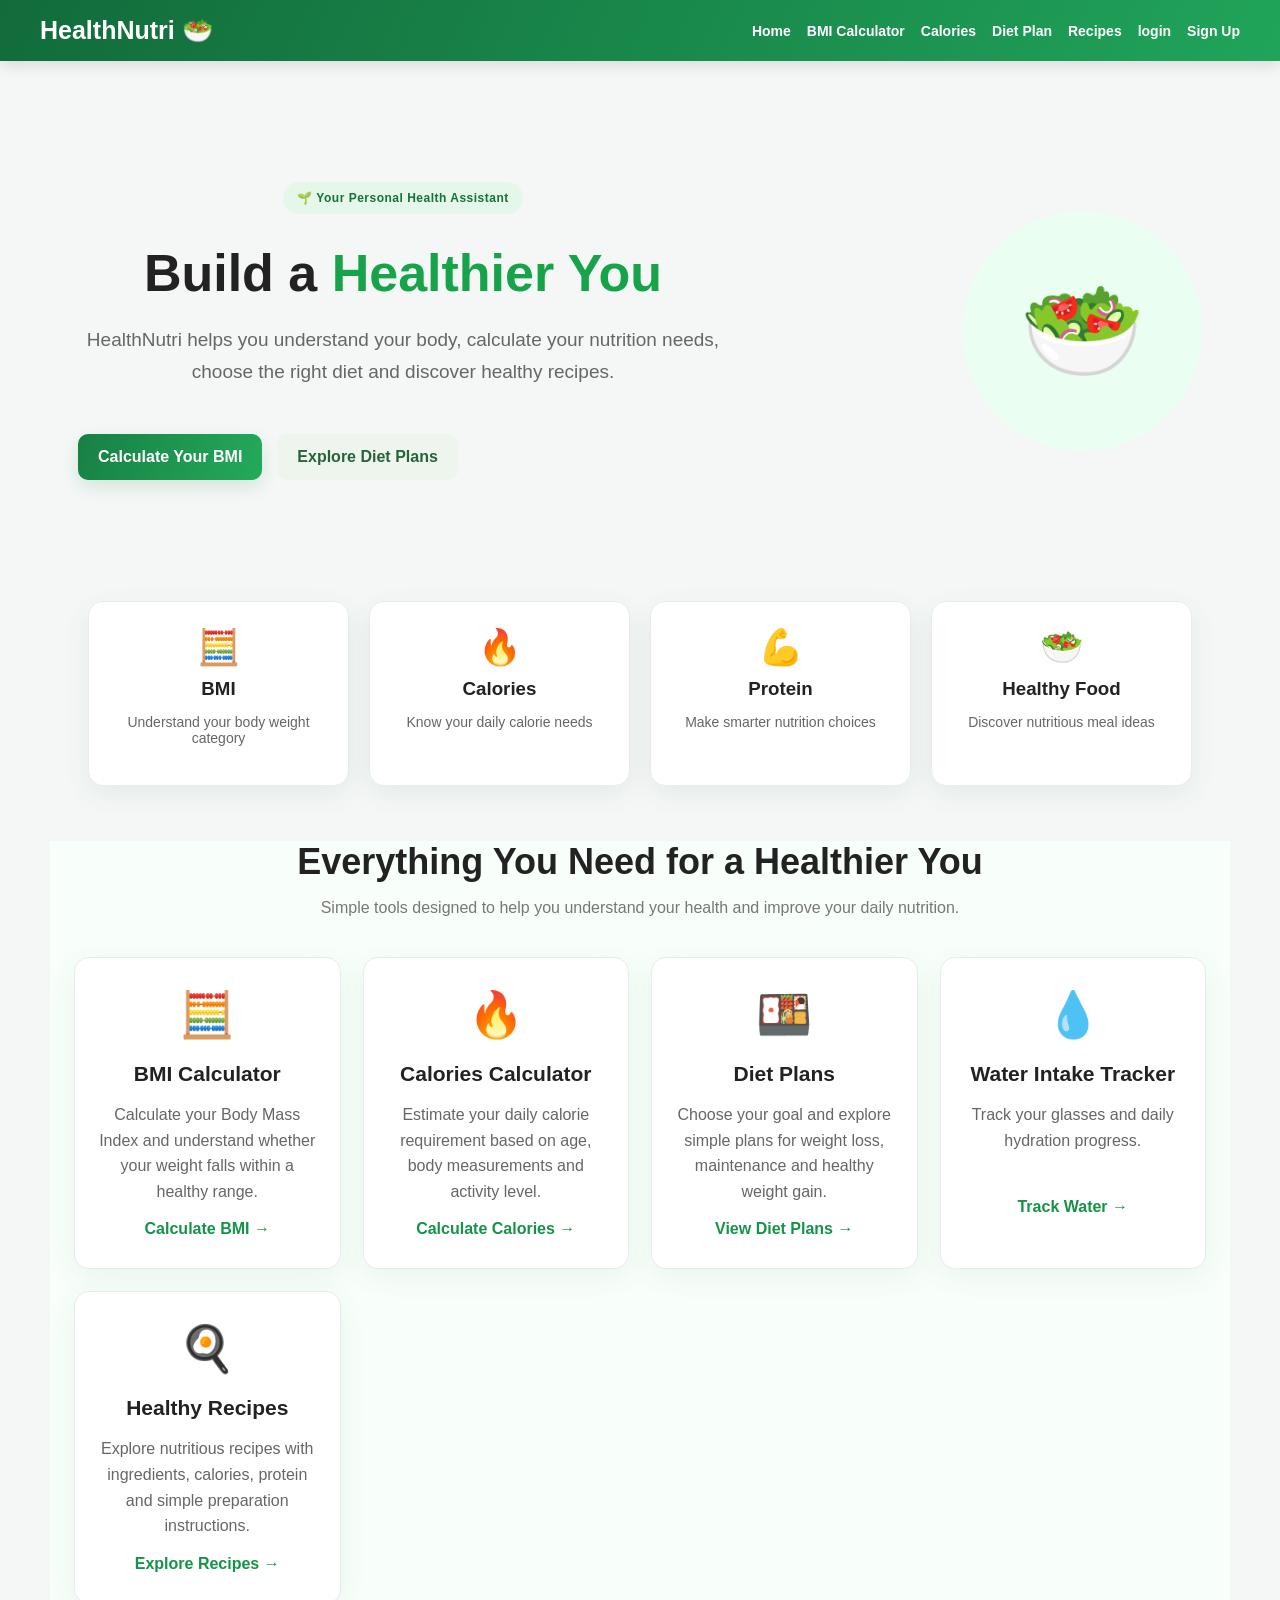
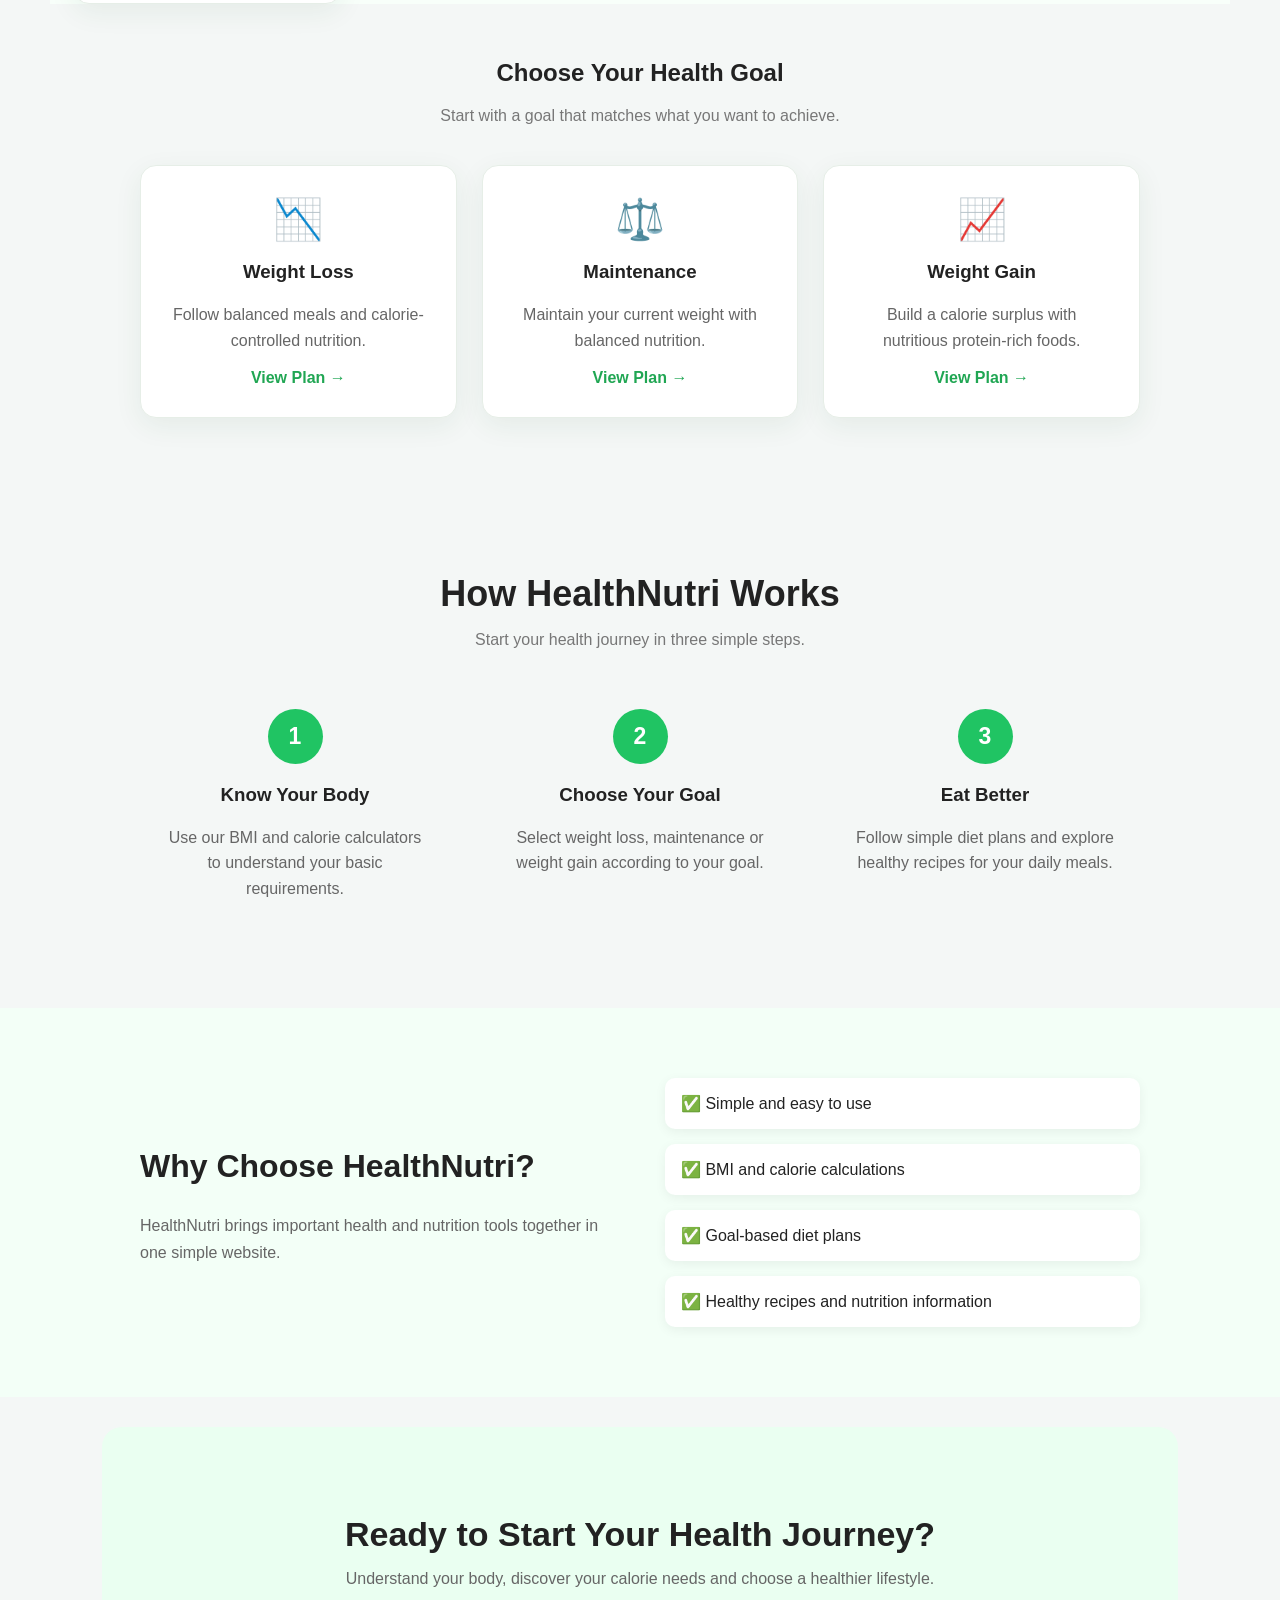
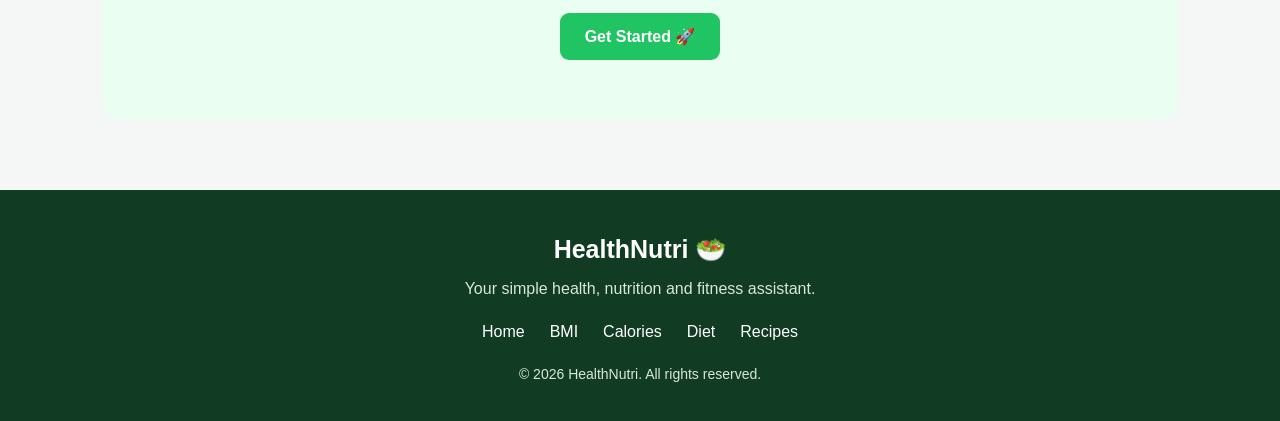
<file: index.html>
<!DOCTYPE html>
<html lang="en">

<head>

    <meta charset="UTF-8">

    <meta name="viewport"
          content="width=device-width, initial-scale=1.0">

    <title>HealthNutri - Health & Nutrition</title>


<link rel="stylesheet" href="./style.css">

</head>


<body>


    <!-- =========================
         NAVIGATION BAR
    ========================== -->

    <nav class="navbar">

        <div class="logo">
            HealthNutri 🥗
        </div>

        <div class="nav-links">

            <a href="/">Home</a>

            <a href="/bmi">
                BMI Calculator
            </a>

            <a href="/calories">
                Calories
            </a>

            <a href="/diet">
                Diet Plan
            </a>

            <a href="/recipes">
                Recipes
            </a>
            <a href="/login">login
            </a>

            <a href="/signup">Sign Up
                
            </a>

        </div>

    </nav>


    <!-- =========================
         HERO SECTION
    ========================== -->

    <section class="hero">

        <div class="hero-content">

            <div class="hero-badge">
                🌱 Your Personal Health Assistant
            </div>

            <h1>
                Build a
                <span>Healthier You</span>
            </h1>

            <p>
                HealthNutri helps you understand your body,
                calculate your nutrition needs, choose the
                right diet and discover healthy recipes.
            </p>

            <div class="hero-buttons">

                <a href="/bmi"
                   class="primary-button">
                    Calculate Your BMI
                </a>

                <a href="/diet"
                   class="secondary-button">
                    Explore Diet Plans
                </a>

            </div>

        </div>


        <div class="hero-icon">
            🥗
        </div>

    </section>


    <!-- =========================
         QUICK STATS
    ========================== -->

    <section class="quick-stats">

        <div class="stat-card">

            <div class="stat-icon">
                🧮
            </div>

            <h3>
                BMI
            </h3>

            <p>
                Understand your body weight category
            </p>

        </div>


        <div class="stat-card">

            <div class="stat-icon">
                🔥
            </div>

            <h3>
                Calories
            </h3>

            <p>
                Know your daily calorie needs
            </p>

        </div>


        <div class="stat-card">

            <div class="stat-icon">
                💪
            </div>

            <h3>
                Protein
            </h3>

            <p>
                Make smarter nutrition choices
            </p>

        </div>


        <div class="stat-card">

            <div class="stat-icon">
                🥗
            </div>

            <h3>
                Healthy Food
            </h3>

            <p>
                Discover nutritious meal ideas
            </p>

        </div>

    </section>


    <!-- =========================
         FEATURES SECTION
    ========================== -->

    <section class="features">

        <h2>
            Everything You Need for a Healthier You
        </h2>

        <p class="section-subtitle">
            Simple tools designed to help you understand
            your health and improve your daily nutrition.
        </p>


        <div class="feature-grid">


            <!-- BMI -->

            <div class="feature-card">

                <div class="feature-icon">
                    🧮
                </div>

                <h3>
                    BMI Calculator
                </h3>

                <p>
                    Calculate your Body Mass Index and
                    understand whether your weight falls
                    within a healthy range.
                </p>

                <a href="/bmi">
                    Calculate BMI →
                </a>

            </div>


            <!-- Calories -->

            <div class="feature-card">

                <div class="feature-icon">
                    🔥
                </div>

                <h3>
                    Calories Calculator
                </h3>

                <p>
                    Estimate your daily calorie requirement
                    based on age, body measurements and
                    activity level.
                </p>

                <a href="/calories">
                    Calculate Calories →
                </a>

            </div>


            <!-- Diet -->

            <div class="feature-card">

                <div class="feature-icon">
                    🍱
                </div>

                <h3>
                    Diet Plans
                </h3>

                <p>
                    Choose your goal and explore simple
                    plans for weight loss, maintenance
                    and healthy weight gain.
                </p>

                <a href="/diet">
                    View Diet Plans →
                </a>

            </div>


            <div class="feature-card"><div class="feature-icon">💧</div><h3>Water Intake Tracker</h3><p>Track your glasses and daily hydration progress.</p><a href="/water">Track Water →</a></div>
            <!-- Recipes -->

            <div class="feature-card">

                <div class="feature-icon">
                    🍳
                </div>

                <h3>
                    Healthy Recipes
                </h3>

                <p>
                    Explore nutritious recipes with
                    ingredients, calories, protein and
                    simple preparation instructions.
                </p>

                <a href="/recipes">
                    Explore Recipes →
                </a>

            </div>

        </div>

    </section>


    <!-- =========================
         GOALS SECTION
    ========================== -->

    <section class="goals-section">

        <h2>
            Choose Your Health Goal
        </h2>

        <p class="section-subtitle">
            Start with a goal that matches what you want
            to achieve.
        </p>


        <div class="goal-grid">


            <div class="goal-card">

                <div class="goal-icon">
                    📉
                </div>

                <h3>
                    Weight Loss
                </h3>

                <p>
                    Follow balanced meals and
                    calorie-controlled nutrition.
                </p>

                <a href="/diet">
                    View Plan →
                </a>

            </div>


            <div class="goal-card">

                <div class="goal-icon">
                    ⚖️
                </div>

                <h3>
                    Maintenance
                </h3>

                <p>
                    Maintain your current weight with
                    balanced nutrition.
                </p>

                <a href="/diet">
                    View Plan →
                </a>

            </div>


            <div class="goal-card">

                <div class="goal-icon">
                    📈
                </div>

                <h3>
                    Weight Gain
                </h3>

                <p>
                    Build a calorie surplus with
                    nutritious protein-rich foods.
                </p>

                <a href="/diet">
                    View Plan →
                </a>

            </div>

        </div>

    </section>


    <!-- =========================
         HOW IT WORKS
    ========================== -->

    <section class="how-it-works">

        <h2>
            How HealthNutri Works
        </h2>

        <p class="section-subtitle">
            Start your health journey in three simple steps.
        </p>


        <div class="steps">


            <div class="step">

                <div class="step-number">
                    1
                </div>

                <h3>
                    Know Your Body
                </h3>

                <p>
                    Use our BMI and calorie calculators
                    to understand your basic requirements.
                </p>

            </div>


            <div class="step">

                <div class="step-number">
                    2
                </div>

                <h3>
                    Choose Your Goal
                </h3>

                <p>
                    Select weight loss, maintenance
                    or weight gain according to your goal.
                </p>

            </div>


            <div class="step">

                <div class="step-number">
                    3
                </div>

                <h3>
                    Eat Better
                </h3>

                <p>
                    Follow simple diet plans and explore
                    healthy recipes for your daily meals.
                </p>

            </div>

        </div>

    </section>


    <!-- =========================
         WHY HEALTHNUTRI
    ========================== -->

    <section class="why-section">

        <div class="why-content">

            <div>

                <h2>
                    Why Choose HealthNutri?
                </h2>

                <p>
                    HealthNutri brings important health and
                    nutrition tools together in one simple
                    website.
                </p>

            </div>


            <div class="why-list">

                <div class="why-item">
                    ✅ Simple and easy to use
                </div>

                <div class="why-item">
                    ✅ BMI and calorie calculations
                </div>

                <div class="why-item">
                    ✅ Goal-based diet plans
                </div>

                <div class="why-item">
                    ✅ Healthy recipes and nutrition information
                </div>

            </div>

        </div>

    </section>


    <!-- =========================
         CALL TO ACTION
    ========================== -->

    <section class="cta">

        <h2>
            Ready to Start Your Health Journey?
        </h2>

        <p>
            Understand your body, discover your calorie
            needs and choose a healthier lifestyle.
        </p>

        <a href="/bmi"
           class="cta-button">
            Get Started 🚀
        </a>

    </section>


    <!-- =========================
         FOOTER
    ========================== -->

    <footer class="footer">

        <div class="footer-logo">
            HealthNutri 🥗
        </div>

        <p>
            Your simple health, nutrition and
            fitness assistant.
        </p>


        <div class="footer-links">

            <a href="/">
                Home
            </a>

            <a href="/bmi">
                BMI
            </a>

            <a href="/calories">
                Calories
            </a>

            <a href="/diet">
                Diet
            </a>

            <a href="/recipes">
                Recipes
            </a>

        </div>


        <p class="copyright">
            © 2026 HealthNutri. All rights reserved.
        </p>

    </footer>


</body>

</html>
</file>
<file: style.css>
* {
    box-sizing: border-box;
}

body {
    font-family: Arial, sans-serif;
    background: #f4f7f6;
    margin: 0;
    padding: 0;
    color: #222;
}

/* ================= NAVBAR ================= */

.navbar {
    background: #16a34a;
    padding: 16px 40px;
    display: flex;
    justify-content: space-between;
    align-items: center;
    border-radius: 0 0 15px 15px;
    box-shadow: 0 4px 15px rgba(0, 0, 0, 0.12);
}

.logo {
    color: white;
    font-size: 25px;
    font-weight: bold;
}

.nav-links {
    display: flex;
    gap: 28px;
}

.nav-links a {
    color: white;
    text-decoration: none;
    font-size: 16px;
    font-weight: 600;
    transition: 0.3s;
}

.nav-links a:hover {
    opacity: 0.8;
    transform: translateY(-1px);
}

/* ================= HOME PAGE ================= */

.hero {
    text-align: center;
    padding: 80px 20px;
}

.hero h1 {
    font-size: 44px;
    margin-bottom: 15px;
    color: #222;
}

.hero p {
    font-size: 18px;
    color: #666;
    margin-bottom: 45px;
}

.home-buttons {
    max-width: 700px;
    margin: auto;
    display: flex;
    flex-direction: column;
    gap: 18px;
}

.home-buttons a {
    text-decoration: none;
}

.home-buttons button {
    width: 100%;
    padding: 18px;
    border: none;
    border-radius: 12px;
    background: #16a34a;
    color: white;
    font-size: 18px;
    font-weight: bold;
    cursor: pointer;
    transition: 0.3s;
    box-shadow: 0 5px 12px rgba(22, 163, 74, 0.2);
}

.home-buttons button:hover {
    background: #15803d;
    transform: translateY(-3px);
}

/* ================= CALCULATOR BOX ================= */

.bmi-box {
    max-width: 650px;
    margin: 55px auto;
    padding: 40px;
    background: white;
    border-radius: 20px;
    box-shadow: 0 10px 30px rgba(0, 0, 0, 0.08);
}

.bmi-box h1 {
    text-align: center;
    color: #222;
    margin-bottom: 30px;
}

/* ================= INPUTS ================= */

.bmi-box input,
.bmi-box select {
    width: 100%;
    padding: 15px;
    margin: 10px 0;
    border: 1px solid #ddd;
    border-radius: 10px;
    font-size: 16px;
    outline: none;
    transition: 0.2s;
}

.bmi-box input:focus,
.bmi-box select:focus {
    border-color: #16a34a;
    box-shadow: 0 0 0 3px rgba(22, 163, 74, 0.1);
}

/* ================= BUTTON ================= */

.bmi-box button {
    width: 100%;
    padding: 16px;
    margin-top: 15px;
    border: none;
    border-radius: 10px;
    background: #16a34a;
    color: white;
    font-size: 17px;
    font-weight: bold;
    cursor: pointer;
    transition: 0.3s;
}

.bmi-box button:hover {
    background: #15803d;
    transform: translateY(-2px);
}

/* ================= RESULTS ================= */

#result,
#caloriesResult,
#dietResult {
    margin-top: 25px;
    line-height: 1.6;
}

#result {
    text-align: center;
    font-size: 18px;
    font-weight: bold;
}

#dietResult h2 {
    text-align: center;
    color: #16883a;
    margin-bottom: 15px;
}

#dietResult h3 {
    background: #f0f8f2;
    padding: 12px;
    border-radius: 10px;
    color: #16883a;
    margin-top: 20px;
}

#dietResult ul {
    padding-left: 25px;
}

#dietResult li {
    margin: 7px 0;
}

/* ================= MOBILE ================= */

@media (max-width: 700px) {

    .navbar {
        padding: 15px 20px;
        flex-direction: column;
        gap: 15px;
    }

    .nav-links {
        gap: 15px;
        flex-wrap: wrap;
        justify-content: center;
    }

    .hero {
        padding: 50px 15px;
    }

    .hero h1 {
        font-size: 32px;
    }

    .hero p {
        font-size: 16px;
    }

    .bmi-box {
        margin: 30px 15px;
        padding: 25px;
    }
}

/* BMI Result Card */

#result {
    margin-top: 25px;
    padding: 20px;
    text-align: center;
    background: #f0f8f2;
    border-radius: 15px;
    color: #16883a;
    font-size: 22px;
    font-weight: bold;
    line-height: 1.7;
}

/* Calories Result Card */

#caloriesResult {
    margin-top: 25px;
    padding: 20px;
    text-align: center;
    background: #f0f8f2;
    border-radius: 15px;
    color: #16883a;
    font-size: 20px;
    font-weight: bold;
    line-height: 1.7;
}

/* Diet Plan Result */

#dietResult {
    margin-top: 30px;
}

#dietResult h2 {
    background: #16a34a;
    color: white;
    padding: 15px;
    border-radius: 12px;
    text-align: center;
}

#dietResult h3 {
    background: #f0f8f2;
    border-left: 5px solid #16a34a;
    padding: 15px;
    border-radius: 10px;
    color: #16883a;
}

#dietResult ul {
    background: white;
    padding: 15px 35px;
    border-radius: 10px;
    box-shadow: 0 4px 12px rgba(0,0,0,0.06);
}

#dietResult li {
    margin: 8px 0;
}

/* ================= RECIPES PAGE ================= */

.recipes-container {
    max-width: 1000px;
    margin: 50px auto;
    padding: 20px;
}

.recipes-container h1 {
    text-align: center;
    font-size: 40px;
    color: #222;
}

.recipes-subtitle {
    text-align: center;
    color: #666;
    font-size: 17px;
    margin-bottom: 40px;
}

.recipe-grid {
    display: grid;
    grid-template-columns: repeat(2, 1fr);
    gap: 25px;
}

.recipe-card {
    background: white;
    padding: 25px;
    border-radius: 18px;
    box-shadow: 0 8px 25px rgba(0, 0, 0, 0.08);
    transition: 0.3s;
}

.recipe-card:hover {
    transform: translateY(-5px);
}

.recipe-card h2 {
    color: #16883a;
    margin-top: 0;
}

.recipe-card p {
    color: #555;
    line-height: 1.6;
}

.recipe-card strong {
    color: #222;
}

@media (max-width: 700px) {

    .recipe-grid {
        grid-template-columns: 1fr;
    }

    .recipes-container h1 {
        font-size: 32px;
    }
}

.bmi-container {
    text-align: center;
    padding: 50px 20px;
}

.bmi-container h1 {
    font-size: 38px;
    margin-bottom: 10px;
}

.bmi-container p {
    color: #666;
}

.bmi-card {
    width: 400px;
    max-width: 90%;
    margin: 30px auto;
    padding: 30px;
    background: white;
    border-radius: 15px;
    box-shadow: 0 5px 20px rgba(0, 0, 0, 0.12);
}

.bmi-card label {
    display: block;
    text-align: left;
    margin-top: 15px;
    margin-bottom: 7px;
    font-weight: bold;
}

.bmi-card input {
    width: 100%;
    padding: 12px;
    border: 1px solid #ccc;
    border-radius: 8px;
    box-sizing: border-box;
    font-size: 16px;
}

.bmi-card button {
    width: 100%;
    margin-top: 25px;
    padding: 13px;
    border: none;
    border-radius: 8px;
    background: #20c463;
    color: white;
    font-size: 17px;
    cursor: pointer;
}

.bmi-card button:hover {
    background: #18a951;
}

#result {
    margin-top: 25px;
    padding: 15px;
    border-radius: 10px;
    background: #f1fff5;
}

.calorie-container {
    text-align: center;
    padding: 50px 20px;
}

.calorie-container h1 {
    font-size: 38px;
    margin-bottom: 10px;
}

.calorie-container p {
    color: #666;
}

.calorie-card {
    width: 450px;
    max-width: 90%;
    margin: 30px auto;
    padding: 30px;
    background: white;
    border-radius: 15px;
    box-shadow: 0 5px 20px rgba(0, 0, 0, 0.12);
}

.calorie-card label {
    display: block;
    text-align: left;
    margin-top: 15px;
    margin-bottom: 7px;
    font-weight: bold;
}

.calorie-card input,
.calorie-card select {
    width: 100%;
    padding: 12px;
    border: 1px solid #ccc;
    border-radius: 8px;
    box-sizing: border-box;
    font-size: 16px;
}

.calorie-card button {
    width: 100%;
    margin-top: 25px;
    padding: 13px;
    border: none;
    border-radius: 8px;
    background: #20c463;
    color: white;
    font-size: 17px;
    cursor: pointer;
}

.calorie-card button:hover {
    background: #18a951;
}

#calorie-result {
    margin-top: 25px;
    padding: 20px;
    border-radius: 10px;
    background: #f1fff5;
}

#calorie-result h2 {
    color: #20a957;
}

.calorie-result-card {
    margin-top: 30px;
    padding: 25px;
    border-radius: 15px;
    background: #f5fff8;
    text-align: center;
}

.calorie-result-card h2 {
    margin-bottom: 20px;
    color: #1b8f4d;
}

.calorie-box {
    background: white;
    margin: 15px 0;
    padding: 18px;
    border-radius: 12px;
    box-shadow: 0 3px 10px rgba(0, 0, 0, 0.08);
}

.calorie-box h3 {
    margin: 0 0 8px;
}

.calorie-box p {
    font-size: 25px;
    font-weight: bold;
    color: #20b65a;
    margin: 8px 0;
}

.calorie-box span {
    color: #777;
    font-size: 14px;
}

.error-message {
    color: #d63031;
    font-weight: bold;
    margin-top: 20px;
}

.diet-container {
    text-align: center;
    padding: 50px 20px;
}

.diet-container h1 {
    font-size: 38px;
    margin-bottom: 10px;
}

.diet-container > p {
    color: #666;
}

.diet-card {
    width: 500px;
    max-width: 90%;
    margin: 30px auto;
    padding: 30px;
    background: white;
    border-radius: 15px;
    box-shadow: 0 5px 20px rgba(0, 0, 0, 0.12);
}

.diet-card label {
    display: block;
    text-align: left;
    font-weight: bold;
    margin-bottom: 8px;
}

.diet-card select {
    width: 100%;
    padding: 13px;
    border: 1px solid #ccc;
    border-radius: 8px;
    font-size: 16px;
    box-sizing: border-box;
}

.diet-card button {
    width: 100%;
    margin-top: 20px;
    padding: 13px;
    border: none;
    border-radius: 8px;
    background: #20c463;
    color: white;
    font-size: 17px;
    cursor: pointer;
}

.diet-card button:hover {
    background: #18a951;
}

.diet-result-card {
    margin-top: 30px;
    text-align: left;
}

.diet-result-card h2 {
    text-align: center;
    color: #1b8f4d;
    margin-bottom: 20px;
}

.meal-box {
    background: #f5fff8;
    margin: 15px 0;
    padding: 18px;
    border-radius: 12px;
    border-left: 5px solid #20c463;
}

.meal-box h3 {
    margin: 0 0 8px;
}

.meal-box p {
    margin: 0;
    color: #555;
    line-height: 1.6;
}

.reset-button {
    margin-top: 10px !important;
    background: #777 !important;
}

.reset-button:hover {
    background: #555 !important;
}

/* =========================
   RECIPES PAGE
========================= */

.recipe-grid {
    display: grid;
    grid-template-columns: repeat(2, 1fr);
    gap: 25px;
    margin-top: 30px;
}

.recipe-card {
    background: white;
    padding: 25px;
    border-radius: 15px;
    box-shadow: 0 5px 18px rgba(0, 0, 0, 0.10);
    text-align: left;
}

.recipe-icon {
    font-size: 45px;
    margin-bottom: 10px;
}

.recipe-card h2 {
    margin-bottom: 10px;
}

.recipe-card p {
    color: #666;
    line-height: 1.6;
}

.nutrition-info {
    display: flex;
    gap: 15px;
    margin: 18px 0;
    flex-wrap: wrap;
}

.nutrition-info span {
    background: #f1fff5;
    padding: 8px 12px;
    border-radius: 8px;
    color: #168c45;
    font-weight: bold;
}

.recipe-card button {
    width: 100%;
    padding: 12px;
    border: none;
    border-radius: 8px;
    background: #20c463;
    color: white;
    font-size: 16px;
    cursor: pointer;
}

.recipe-card button:hover {
    background: #18a951;
}

.recipe-details {
    display: none;
    margin-top: 20px;
    padding: 18px;
    background: #f7fff9;
    border-radius: 10px;
}

.recipe-details h3 {
    margin-top: 10px;
}

.recipe-details ul {
    padding-left: 20px;
}

.recipe-details li {
    margin: 8px 0;
}


/* Mobile Responsive */

@media (max-width: 768px) {

    .recipe-grid {
        grid-template-columns: 1fr;
    }

}

.recipe-search {
    width: 100%;
    max-width: 600px;
    margin: 25px auto 35px;
}

.recipe-search input {
    width: 100%;
    padding: 15px;
    border: 1px solid #ccc;
    border-radius: 10px;
    font-size: 16px;
    box-sizing: border-box;
    outline: none;
}

.recipe-search input:focus {
    border-color: #20c463;
    box-shadow: 0 0 5px rgba(32, 196, 99, 0.2);
}

.recipe-details {
    display: none;
    margin-top: 20px;
    padding-top: 15px;
    border-top: 1px solid #eee;
}

.recipe-details h3 {
    margin-top: 18px;
    color: #222;
}

.recipe-details ul {
    padding-left: 20px;
}

.recipe-details li {
    margin: 8px 0;
    color: #555;
}

.recipe-details p {
    line-height: 1.6;
    color: #555;
}

/* =================================
   HOME PAGE - PROFESSIONAL DESIGN
================================= */

.hero {
    min-height: 520px;
    padding: 70px 8%;
    display: flex;
    align-items: center;
    justify-content: space-between;
    gap: 50px;
    box-sizing: border-box;
}

.hero-content {
    max-width: 700px;
}

.hero-badge {
    display: inline-block;
    padding: 10px 18px;
    border-radius: 30px;
    background: #eafff1;
    color: #159447;
    font-weight: bold;
    margin-bottom: 20px;
}

.hero h1 {
    font-size: 52px;
    margin: 10px 0 20px;
    line-height: 1.15;
}

.hero h1 span {
    color: #20c463;
}

.hero p {
    font-size: 19px;
    line-height: 1.7;
    color: #666;
    max-width: 650px;
}

.hero-buttons {
    display: flex;
    gap: 15px;
    margin-top: 30px;
    flex-wrap: wrap;
}

.primary-button,
.secondary-button,
.cta-button {
    display: inline-block;
    padding: 14px 25px;
    border-radius: 9px;
    text-decoration: none;
    font-weight: bold;
    transition: 0.3s;
}

.primary-button {
    background: #20c463;
    color: white;
}

.primary-button:hover {
    background: #159447;
    transform: translateY(-2px);
}

.secondary-button {
    border: 2px solid #20c463;
    color: #159447;
    background: white;
}

.secondary-button:hover {
    background: #20c463;
    color: white;
}

.hero-icon {
    width: 240px;
    height: 240px;
    border-radius: 50%;
    background: #eafff1;
    display: flex;
    align-items: center;
    justify-content: center;
    font-size: 100px;
    flex-shrink: 0;
}


/* FEATURES */

.features {
    padding: 70px 8%;
    text-align: center;
    background: #f8fffa;
}

.features h2,
.how-it-works h2 {
    font-size: 36px;
    margin-bottom: 10px;
}

.section-subtitle {
    color: #777;
    margin-bottom: 40px;
}

.feature-grid {
    display: grid;
    grid-template-columns: repeat(4, 1fr);
    gap: 22px;
    max-width: 1200px;
    margin: auto;
}

.feature-card {
    background: white;
    padding: 30px 22px;
    border-radius: 15px;
    box-shadow: 0 5px 20px rgba(0, 0, 0, 0.08);
    transition: 0.3s;
}

.feature-card:hover {
    transform: translateY(-7px);
    box-shadow: 0 10px 25px rgba(0, 0, 0, 0.12);
}

.feature-icon {
    font-size: 45px;
    margin-bottom: 15px;
}

.feature-card h3 {
    font-size: 21px;
    margin-bottom: 12px;
}

.feature-card p {
    color: #666;
    line-height: 1.6;
    min-height: 80px;
}

.feature-card a {
    color: #159447;
    font-weight: bold;
    text-decoration: none;
}


/* HOW IT WORKS */

.how-it-works {
    padding: 70px 8%;
    text-align: center;
}

.steps {
    max-width: 1000px;
    margin: 40px auto 0;
    display: grid;
    grid-template-columns: repeat(3, 1fr);
    gap: 35px;
}

.step {
    padding: 20px;
}

.step-number {
    width: 55px;
    height: 55px;
    margin: 0 auto 20px;
    border-radius: 50%;
    background: #20c463;
    color: white;
    font-size: 23px;
    font-weight: bold;
    display: flex;
    align-items: center;
    justify-content: center;
}

.step p {
    color: #666;
    line-height: 1.6;
}


/* CTA */

.cta {
    margin: 30px 8% 70px;
    padding: 60px 25px;
    text-align: center;
    border-radius: 20px;
    background: #eafff1;
}

.cta h2 {
    font-size: 34px;
    margin-bottom: 10px;
}

.cta p {
    color: #666;
    margin-bottom: 25px;
}

.cta-button {
    background: #20c463;
    color: white;
}

.cta-button:hover {
    background: #159447;
    transform: translateY(-2px);
}


/* FOOTER */

.footer {
    padding: 45px 20px 25px;
    background: #123b24;
    color: white;
    text-align: center;
}

.footer-logo {
    font-size: 25px;
    font-weight: bold;
    margin-bottom: 10px;
}

.footer p {
    color: #d5e8db;
}

.footer-links {
    display: flex;
    justify-content: center;
    gap: 25px;
    flex-wrap: wrap;
    margin: 25px 0;
}

.footer-links a {
    color: white;
    text-decoration: none;
}

.footer-links a:hover {
    color: #5ee58c;
}

.copyright {
    font-size: 14px;
    margin-top: 25px;
}


/* MOBILE RESPONSIVE */

@media (max-width: 900px) {

    .feature-grid {
        grid-template-columns: repeat(2, 1fr);
    }

    .hero {
        padding: 50px 6%;
    }

    .hero h1 {
        font-size: 42px;
    }

}


@media (max-width: 650px) {

    .hero {
        flex-direction: column;
        text-align: center;
        padding: 45px 20px;
    }

    .hero p {
        font-size: 16px;
    }

    .hero-buttons {
        justify-content: center;
    }

    .hero-icon {
        width: 170px;
        height: 170px;
        font-size: 70px;
    }

    .feature-grid {
        grid-template-columns: 1fr;
    }

    .steps {
        grid-template-columns: 1fr;
    }

    .features h2,
    .how-it-works h2 {
        font-size: 28px;
    }

    .cta {
        margin-left: 20px;
        margin-right: 20px;
    }

    .cta h2 {
        font-size: 27px;
    }

}


/* =========================
   QUICK STATS
========================= */

.quick-stats {
    width: 90%;
    max-width: 1100px;
    margin: 40px auto;
    display: grid;
    grid-template-columns: repeat(4, 1fr);
    gap: 20px;
}

.stat-card {
    background: white;
    padding: 25px;
    text-align: center;
    border-radius: 15px;
    box-shadow: 0 5px 20px rgba(0, 0, 0, 0.08);
}

.stat-icon {
    font-size: 35px;
    margin-bottom: 10px;
}

.stat-card h3 {
    margin: 8px 0;
}

.stat-card p {
    color: #666;
    font-size: 14px;
}


/* =========================
   GOALS
========================= */

.goals-section {
    padding: 70px 5%;
    text-align: center;
}

.goal-grid {
    max-width: 1000px;
    margin: 35px auto 0;
    display: grid;
    grid-template-columns: repeat(3, 1fr);
    gap: 25px;
}

.goal-card {
    background: white;
    padding: 30px;
    border-radius: 16px;
    box-shadow: 0 5px 20px rgba(0, 0, 0, 0.08);
    transition: 0.3s;
}

.goal-card:hover {
    transform: translateY(-5px);
}

.goal-icon {
    font-size: 40px;
    margin-bottom: 10px;
}

.goal-card p {
    color: #666;
    line-height: 1.6;
}

.goal-card a {
    color: #20a653;
    font-weight: bold;
    text-decoration: none;
}


/* =========================
   WHY HEALTHNUTRI
========================= */

.why-section {
    padding: 70px 5%;
    background: #f3fff7;
}

.why-content {
    max-width: 1000px;
    margin: auto;
    display: grid;
    grid-template-columns: 1fr 1fr;
    gap: 50px;
    align-items: center;
}

.why-content h2 {
    font-size: 32px;
}

.why-content p {
    color: #666;
    line-height: 1.7;
}

.why-list {
    display: flex;
    flex-direction: column;
    gap: 15px;
}

.why-item {
    background: white;
    padding: 16px;
    border-radius: 10px;
    box-shadow: 0 3px 12px rgba(0, 0, 0, 0.06);
}


/* =========================
   MOBILE RESPONSIVE
========================= */

@media (max-width: 768px) {

    .quick-stats {
        grid-template-columns: 1fr 1fr;
    }

    .goal-grid {
        grid-template-columns: 1fr;
    }

    .why-content {
        grid-template-columns: 1fr;
    }

    .hero {
        flex-direction: column;
        text-align: center;
    }

    .hero-icon {
        margin-top: 25px;
    }

    .nav-links {
        flex-wrap: wrap;
        justify-content: center;
    }

}


@media (max-width: 480px) {

    .quick-stats {
        grid-template-columns: 1fr;
    }

    .hero h1 {
        font-size: 36px;
    }

    .hero-buttons {
        flex-direction: column;
        gap: 12px;
    }

}

/* =========================
   EXTRA MOBILE FIX
========================= */

@media (max-width: 600px) {

    .navbar {
        padding: 15px 12px;
    }

    .logo {
        font-size: 22px;
    }

    .nav-links {
        gap: 10px;
        width: 100%;
    }

    .nav-links a {
        font-size: 13px;
    }

    .hero {
        padding: 40px 15px;
    }

    .hero h1 {
        font-size: 32px;
    }

    .hero p {
        font-size: 15px;
    }

    .hero-buttons {
        width: 100%;
        flex-direction: column;
    }

    .primary-button,
    .secondary-button {
        width: 100%;
        text-align: center;
    }

    .hero-icon {
        width: 140px;
        height: 140px;
        font-size: 60px;
    }

    .feature-grid,
    .goal-grid,
    .steps {
        grid-template-columns: 1fr;
    }

    .quick-stats {
        grid-template-columns: 1fr;
    }

    .bmi-card,
    .calorie-card,
    .diet-card {
        width: auto;
        max-width: 100%;
        margin-left: 15px;
        margin-right: 15px;
        padding: 20px;
    }

    .recipes-container {
        padding: 15px;
    }

    .recipes-container h1 {
        font-size: 30px;
    }

    .cta {
        margin: 20px 15px 50px;
        padding: 40px 20px;
    }

    .cta h2 {
        font-size: 25px;
    }

    .why-content {
        grid-template-columns: 1fr;
    }

}

/* =========================
   MOBILE RESPONSIVE
========================= */

@media (max-width: 768px) {

    .navbar {
        flex-direction: column;
        padding: 18px 15px;
        text-align: center;
    }

    .logo {
        margin-bottom: 15px;
        font-size: 28px;
    }

    .nav-links {
        display: flex;
        flex-wrap: wrap;
        justify-content: center;
        gap: 12px;
    }

    .nav-links a {
        font-size: 16px;
        padding: 6px 4px;
    }

    .hero {
        flex-direction: column;
        text-align: center;
        padding: 60px 20px;
    }

    .hero-content {
        width: 100%;
    }

    .hero h1 {
        font-size: 42px;
        line-height: 1.2;
    }

    .hero p {
        font-size: 18px;
        line-height: 1.6;
    }

    .hero-buttons {
        flex-direction: column;
        gap: 15px;
    }

    .hero-buttons a {
        width: 100%;
        box-sizing: border-box;
    }

    .hero-icon {
        margin-top: 40px;
    }

    .feature-grid {
        grid-template-columns: 1fr;
        gap: 20px;
    }

    .steps {
        grid-template-columns: 1fr;
        gap: 30px;
    }

    .cta {
        padding: 50px 20px;
        text-align: center;
    }

    .footer {
        text-align: center;
    }

}

/* HealthNutri responsive polish and new tools */
a.logo{text-decoration:none}.navbar{gap:18px;flex-wrap:wrap;border-radius:0;background:linear-gradient(115deg,#126b3b,#20a45a)}.nav-links{gap:16px;flex-wrap:wrap;align-items:center}.nav-links a{font-size:14px}
.hero{max-width:1180px;margin:0 auto;padding:70px 28px 50px}.hero-content{max-width:720px}.hero h1 span{color:#16a34a}.quick-stats,.features,.goals-section{max-width:1180px;margin:20px auto 55px;padding:0 24px}.stat-card,.feature-card,.goal-card{border:1px solid #e6eee7;box-shadow:0 8px 28px rgba(24,78,43,.07)}
.auth-container{min-height:78vh;padding:40px 18px;background:radial-gradient(circle at top right,#e2f6e7,transparent 48%)}.auth-card{width:min(440px,100%);border:1px solid #e5eee6;box-shadow:0 18px 55px rgba(25,75,42,.13)}.auth-card h1{color:#174c2b;font-size:30px}.auth-card input:focus{outline:2px solid #b8e6c4;border-color:#16a34a}
.generator-page,.water-page{max-width:1120px;margin:0 auto;padding:34px 24px 65px}.generator-hero,.water-hero{display:grid;grid-template-columns:1.05fr .95fr;align-items:center;gap:34px;margin:10px 0 28px}.generator-hero h1,.water-hero h1{font-size:clamp(32px,4vw,48px);line-height:1.12;color:#183f29;margin:16px 0}.generator-hero h1 em,.water-hero h1 em{color:#1c9850;font-style:normal}.generator-hero p,.water-hero p{color:#65756a;line-height:1.8;font-size:16px}.generator-hero img,.water-hero img{width:100%;height:255px;object-fit:cover;border-radius:22px;box-shadow:0 16px 35px #1c57301c}.hero-badge{display:inline-block;background:#e5f7e9;color:#16713a;border-radius:30px;padding:9px 14px;font-size:12px;font-weight:700;letter-spacing:.5px}
.generator-card,.water-card{background:white;border:1px solid #e2ece3;border-radius:20px;padding:28px;box-shadow:0 12px 36px rgba(25,75,42,.07)}.generator-fields{display:grid;grid-template-columns:repeat(3,1fr);gap:18px}.generator-fields label,.water-add-form label{display:grid;gap:9px;font-weight:700;font-size:14px;color:#294a33}.generator-fields input,.generator-fields select,.custom-water input{width:100%;padding:14px;border:1px solid #d9e5da;border-radius:10px;background:#fbfdfb;font-size:15px}.generator-fields small{color:#7a897e;font-weight:400;font-size:11px}.primary-button,.secondary-button{display:inline-block;text-decoration:none;border:0;border-radius:10px;padding:14px 20px;font-weight:700;cursor:pointer}.primary-button{color:white;background:linear-gradient(110deg,#178044,#24aa5b);box-shadow:0 7px 18px #18804424}.primary-button:hover{filter:brightness(.96);transform:translateY(-1px)}.secondary-button{background:#edf5ed;color:#27643b}.generator-button{margin-top:22px;width:100%;font-size:15px}
.generated-plan{margin-top:26px}.plan-heading{display:flex;justify-content:space-between;align-items:center;gap:20px;padding:25px;background:linear-gradient(120deg,#eaf7eb,#f7fbf4);border-radius:18px}.plan-heading h2{color:#194a2c;font-size:27px;margin:12px 0 5px}.plan-heading p{color:#6b7c6e;margin:0}.target-bubble{min-width:120px;height:120px;border-radius:50%;background:#fff;border:7px solid #d0ebd4;display:flex;flex-direction:column;align-items:center;justify-content:center;color:#176b38}.target-bubble strong{font-size:23px}.target-bubble span{font-size:11px}
.plan-macros{display:grid;grid-template-columns:repeat(3,1fr);gap:14px;margin:16px 0}.plan-macros>div{display:grid;gap:8px;padding:18px;background:#fff;border:1px solid #e6eee6;border-radius:13px}.plan-macros small{color:#849087;font-size:10px;font-weight:700;letter-spacing:.6px}.plan-macros b{color:#285c38;font-size:17px}.generated-meals{display:grid;gap:12px}.generated-meal{display:flex;gap:16px;align-items:center;padding:18px;background:#fff;border:1px solid #e6eee6;border-radius:14px}.meal-number{display:grid;place-items:center;min-width:45px;height:45px;border-radius:13px;background:#e9f5e9;color:#2c8144;font-weight:800}.meal-copy{flex:1}.meal-copy>span{font-size:11px;text-transform:uppercase;color:#279050;letter-spacing:1px;font-weight:800}.meal-copy h3{font-size:16px;margin:6px 0;color:#263d2c}.meal-copy p{font-size:12px;margin:0;color:#849087;line-height:1.5}.meal-kcal{display:grid;gap:4px;text-align:right;color:#245f37}.meal-kcal b{font-size:20px}.meal-kcal small{font-size:10px;color:#839087}.print-button{margin-top:18px}.nutrition-note{font-size:12px;line-height:1.7;color:#7b887e;margin-top:18px}
.water-progress{display:grid;grid-template-columns:220px 1fr;align-items:center;gap:30px;padding:12px 0 28px}.water-ring{width:190px;height:190px;border-radius:50%;display:grid;place-items:center;background:conic-gradient(#2198be var(--water-progress),#e3f1f3 0);position:relative;margin:auto}.water-ring:before{content:"";position:absolute;inset:12px;background:white;border-radius:50%}.water-ring>div{position:relative;display:grid;text-align:center;gap:4px;color:#266d80}.water-ring strong{font-size:34px}.water-ring span{font-size:12px}.water-total h2{font-size:38px;color:#246d7c;margin:10px 0}.water-total h2 small{font-size:15px}.water-total p{color:#718279;font-size:13px}.water-bar{height:10px;border-radius:20px;background:#e4f1f3;overflow:hidden}.water-bar span{display:block;height:100%;background:#299bb7;border-radius:20px}.water-add-form{border-top:1px solid #eaf0e9;padding-top:24px}.water-add-options{display:grid;grid-template-columns:repeat(3,1fr);gap:12px;margin:12px 0 18px}.water-add-options button{display:grid;gap:7px;padding:18px 10px;background:#f0f9fa;border:1px solid #d9edf0;border-radius:12px;color:#287c8c;font-weight:800;cursor:pointer}.water-add-options small{font-weight:400;color:#6d9398}.custom-water{display:flex;gap:12px}.custom-water input{flex:1}.reset-water{text-align:right;margin-top:18px}
@media(max-width:760px){.navbar{padding:16px}.nav-links{justify-content:center;gap:12px}.nav-links a{font-size:12px}.generator-page,.water-page{padding:22px 14px 40px}.generator-hero,.water-hero{grid-template-columns:1fr;gap:18px}.generator-hero img,.water-hero img{height:190px}.generator-fields,.plan-macros{grid-template-columns:1fr}.generator-card,.water-card{padding:18px}.plan-heading{align-items:flex-start;padding:18px}.target-bubble{min-width:92px;width:92px;height:92px}.target-bubble strong{font-size:17px}.generated-meal{align-items:flex-start;gap:10px;padding:13px}.meal-number{min-width:35px;height:35px}.meal-kcal b{font-size:15px}.meal-copy h3{font-size:14px}.water-progress{grid-template-columns:1fr}.water-add-options{gap:7px}.water-add-options button{padding:14px 5px;font-size:12px}.custom-water{flex-direction:column}.custom-water button{width:100%}}
@media print{.navbar,.generator-card,.nutrition-note,.print-button{display:none!important}.generator-page{padding:0}.generated-meal{break-inside:avoid}}
</file>
